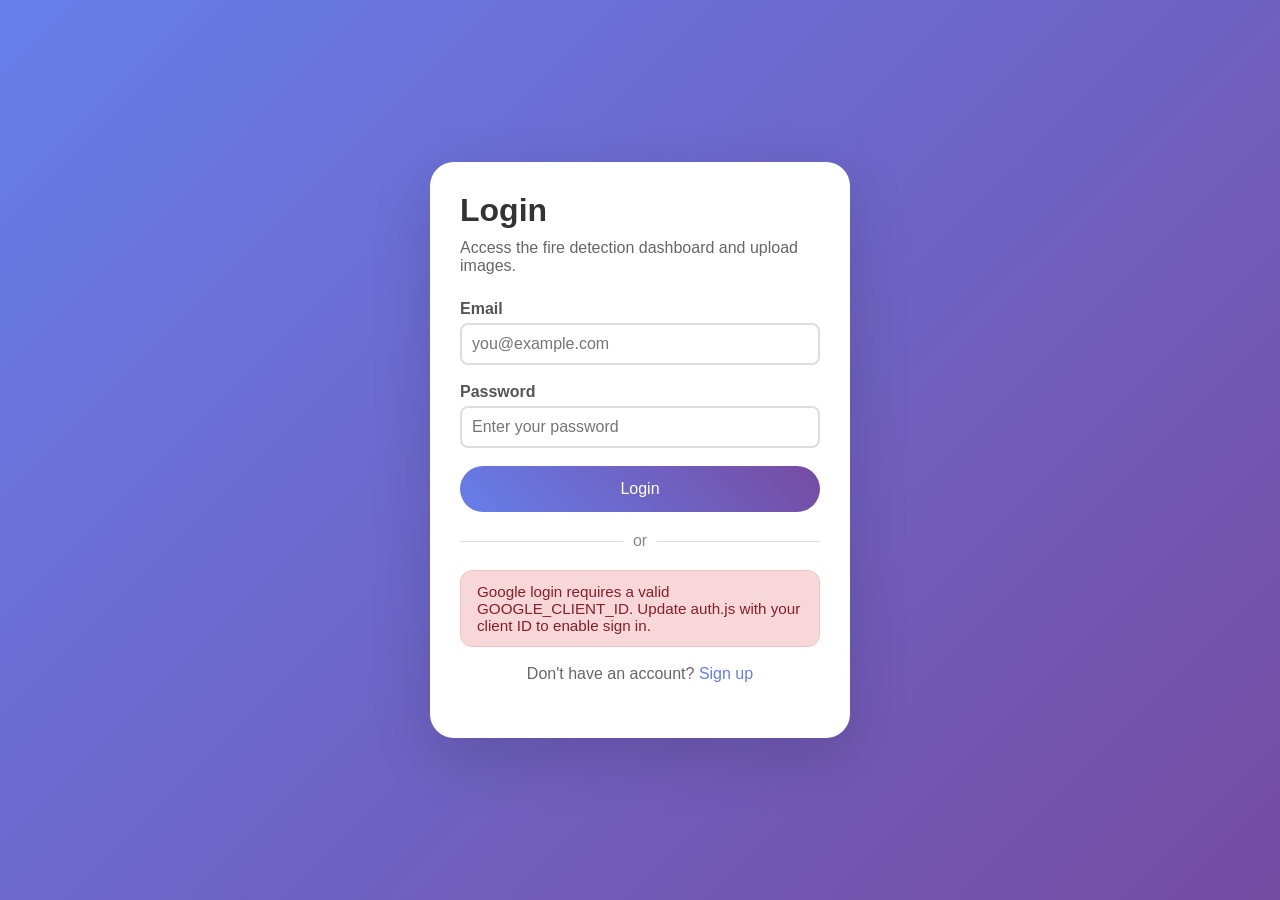
<file: FROEST-FIRE-DETECTION-main/forest-fire-detection/frontend/login.html>
<!DOCTYPE html>
<html lang="en">
<head>
    <meta charset="UTF-8">
    <meta name="viewport" content="width=device-width, initial-scale=1.0">
    <title>Login - Forest Fire Detection</title>
    <link rel="stylesheet" href="style.css">
    <script src="https://accounts.google.com/gsi/client" async defer></script>
</head>
<body>
    <div class="auth-container">
        <div class="auth-card">
            <h1>Login</h1>
            <p>Access the fire detection dashboard and upload images.</p>
            <div class="auth-form">
                <form id="loginForm">
                    <div class="input-group">
                        <label for="email">Email</label>
                        <input type="email" id="email" placeholder="you@example.com" required>
                    </div>
                    <div class="input-group">
                        <label for="password">Password</label>
                        <input type="password" id="password" placeholder="Enter your password" required>
                    </div>
                    <button type="submit" class="auth-submit-btn">Login</button>
                </form>
                <div class="divider"><span>or</span></div>
                <div id="googleButton" class="google-button"></div>
                <div id="authError" class="auth-error" style="display:none;"></div>
                <p class="auth-switch">Don't have an account? <a href="signup.html">Sign up</a></p>
            </div>
        </div>
    </div>
    <script src="auth.js"></script>
    <script>document.addEventListener('DOMContentLoaded', () => initAuthPage('login'));</script>
</body>
</html>
</file>
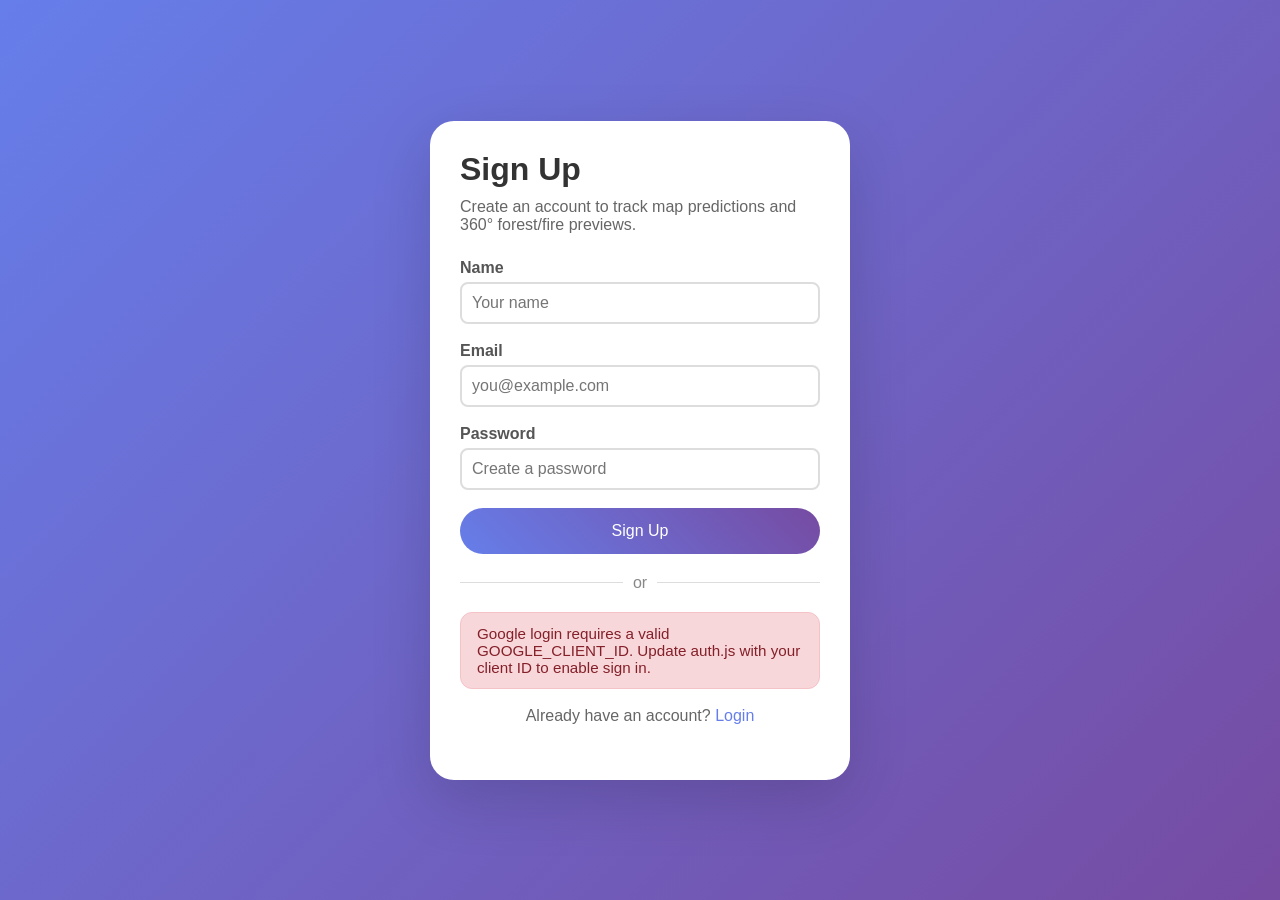
<file: FROEST-FIRE-DETECTION-main/forest-fire-detection/frontend/signup.html>
<!DOCTYPE html>
<html lang="en">
<head>
    <meta charset="UTF-8">
    <meta name="viewport" content="width=device-width, initial-scale=1.0">
    <title>Sign Up - Forest Fire Detection</title>
    <link rel="stylesheet" href="style.css">
    <script src="https://accounts.google.com/gsi/client" async defer></script>
</head>
<body>
    <div class="auth-container">
        <div class="auth-card">
            <h1>Sign Up</h1>
            <p>Create an account to track map predictions and 360° forest/fire previews.</p>
            <div class="auth-form">
                <form id="signupForm">
                    <div class="input-group">
                        <label for="name">Name</label>
                        <input type="text" id="name" placeholder="Your name" required>
                    </div>
                    <div class="input-group">
                        <label for="email">Email</label>
                        <input type="email" id="email" placeholder="you@example.com" required>
                    </div>
                    <div class="input-group">
                        <label for="password">Password</label>
                        <input type="password" id="password" placeholder="Create a password" required>
                    </div>
                    <button type="submit" class="auth-submit-btn">Sign Up</button>
                </form>
                <div class="divider"><span>or</span></div>
                <div id="googleButton" class="google-button"></div>
                <div id="authError" class="auth-error" style="display:none;"></div>
                <p class="auth-switch">Already have an account? <a href="login.html">Login</a></p>
            </div>
        </div>
    </div>
    <script src="auth.js"></script>
    <script>document.addEventListener('DOMContentLoaded', () => initAuthPage('signup'));</script>
</body>
</html>
</file>
<file: FROEST-FIRE-DETECTION-main/forest-fire-detection/frontend/style.css>
/* Forest Fire Detection System - Styles */

* {
    margin: 0;
    padding: 0;
    box-sizing: border-box;
}

body {
    font-family: 'Inter', 'Segoe UI', Tahoma, Geneva, Verdana, sans-serif;
    background: linear-gradient(180deg, #071013 0%, #11253a 55%, #1b3a5c 100%);
    min-height: 100vh;
    color: #e8eef7;
}

.container {
    max-width: 1080px;
    margin: 0 auto;
    padding: 24px;
}

header {
    margin-bottom: 36px;
    color: white;
}

.header-top {
    display: flex;
    justify-content: space-between;
    align-items: center;
    gap: 18px;
    flex-wrap: wrap;
}

.hero-card {
    display: flex;
    justify-content: space-between;
    align-items: center;
    gap: 20px;
    background: rgba(255,255,255,0.06);
    border: 1px solid rgba(255,255,255,0.08);
    border-radius: 24px;
    padding: 26px 28px;
    box-shadow: 0 30px 80px rgba(0,0,0,0.18);
    backdrop-filter: blur(16px);
    margin-bottom: 30px;
}

.hero-card h2 {
    font-size: clamp(1.8rem, 2.8vw, 2.8rem);
    line-height: 1.1;
    margin-bottom: 12px;
}

.hero-card p {
    color: rgba(232,238,247,0.82);
    line-height: 1.75;
    max-width: 640px;
}

.hero-status {
    text-align: right;
    display: flex;
    flex-direction: column;
    gap: 12px;
}

#userStatusText {
    font-weight: 600;
    color: #a8dafc;
}

.logout-btn {
    width: auto;
    padding: 10px 20px;
    background: linear-gradient(135deg, #ff6b6b, #ff8f00);
    border: none;
    border-radius: 999px;
    color: white;
    cursor: pointer;
    transition: transform 0.2s ease, box-shadow 0.2s ease;
}

.logout-btn:hover {
    transform: translateY(-1px);
    box-shadow: 0 10px 30px rgba(255,111,111,0.25);
}

.brand {
    text-align: left;
}

header h1 {
    font-size: 2.5rem;
    margin-bottom: 10px;
    text-shadow: 2px 2px 4px rgba(0,0,0,0.3);
}

header p {
    font-size: 1.1rem;
    opacity: 0.9;
}

/* Upload Section */
.upload-section {
    background: rgba(255,255,255,0.08);
    border-radius: 24px;
    padding: 30px;
    margin-bottom: 30px;
    border: 1px solid rgba(255,255,255,0.08);
    box-shadow: 0 22px 60px rgba(0,0,0,0.18);
}

.upload-area {
    border: 2px dashed rgba(255,255,255,0.25);
    border-radius: 20px;
    padding: 46px;
    text-align: center;
    transition: all 0.3s ease;
    cursor: pointer;
    background: rgba(255,255,255,0.04);
}

.upload-area:hover,
.upload-area.dragover {
    border-color: #76b1ff;
    background: rgba(118,177,255,0.08);
}

.upload-icon {
    width: 64px;
    height: 64px;
    color: #76b1ff;
    margin-bottom: 22px;
}

.upload-content p {
    font-size: 1.15rem;
    color: #dce5f1;
    margin-bottom: 18px;
}

.browse-btn {
    background: linear-gradient(135deg, #76b1ff, #5f86ff);
    color: white;
    border: none;
    padding: 14px 32px;
    border-radius: 999px;
    font-size: 1rem;
    cursor: pointer;
    transition: background 0.3s ease, transform 0.2s ease;
}

.browse-btn:hover {
    transform: translateY(-1px);
    background: linear-gradient(135deg, #5f86ff, #4b69f2);
}

.file-info {
    display: flex;
    justify-content: space-between;
    align-items: center;
    background: rgba(255,255,255,0.08);
    padding: 16px 18px;
    border-radius: 16px;
    margin-top: 20px;
    border: 1px solid rgba(255,255,255,0.12);
}

.remove-btn {
    background: #ff5f67;
    color: white;
    border: none;
    border-radius: 50%;
    width: 34px;
    height: 34px;
    cursor: pointer;
    font-size: 18px;
    display: flex;
    align-items: center;
    justify-content: center;
}

.predict-section {
    text-align: center;
    margin-bottom: 30px;
}

.predict-btn {
    background: linear-gradient(135deg, #ff8563, #ff3d71);
    color: white;
    border: none;
    padding: 16px 44px;
    border-radius: 999px;
    font-size: 1.2rem;
    cursor: pointer;
    transition: all 0.3s ease;
    display: inline-flex;
    align-items: center;
    gap: 10px;
    box-shadow: 0 14px 38px rgba(255, 61, 113, 0.28);
}

.predict-btn:hover:not(:disabled) {
    transform: translateY(-2px);
    box-shadow: 0 18px 46px rgba(255, 61, 113, 0.35);
}

.predict-btn:disabled {
    opacity: 0.65;
    cursor: not-allowed;
}

.loading-spinner {
    width: 22px;
    height: 22px;
    border: 3px solid rgba(255,255,255,0.75);
    border-top: 3px solid transparent;
    border-radius: 50%;
    animation: spin 1s linear infinite;
}

.upload-area {
    border: 3px dashed #ddd;
    border-radius: 10px;
    padding: 40px;
    text-align: center;
    transition: all 0.3s ease;
    cursor: pointer;
    background: #fafafa;
}

.upload-area:hover,
.upload-area.dragover {
    border-color: #667eea;
    background: #f0f8ff;
}

.upload-icon {
    width: 60px;
    height: 60px;
    color: #667eea;
    margin-bottom: 20px;
}

.upload-content p {
    font-size: 1.2rem;
    color: #666;
    margin-bottom: 20px;
}

.browse-btn {
    background: #667eea;
    color: white;
    border: none;
    padding: 12px 30px;
    border-radius: 25px;
    font-size: 1rem;
    cursor: pointer;
    transition: background 0.3s ease;
}

.browse-btn:hover {
    background: #5a6fd8;
}

.auth-container {
    min-height: 100vh;
    display: flex;
    align-items: center;
    justify-content: center;
    padding: 40px 20px;
    background: linear-gradient(135deg, #667eea 0%, #764ba2 100%);
}

.auth-card {
    width: 100%;
    max-width: 420px;
    background: white;
    border-radius: 24px;
    padding: 30px;
    box-shadow: 0 20px 60px rgba(0,0,0,0.15);
}

.auth-card h1 {
    margin-bottom: 10px;
    font-size: 2rem;
    color: #333;
}

.auth-card p {
    color: #666;
    margin-bottom: 25px;
}

.auth-form .input-group {
    margin-bottom: 18px;
}

.auth-submit-btn,
.rotate-btn,
.logout-btn {
    background: linear-gradient(45deg, #667eea, #764ba2);
    color: white;
    border: none;
    padding: 14px 24px;
    border-radius: 999px;
    font-size: 1rem;
    cursor: pointer;
    width: 100%;
    transition: transform 0.2s ease, box-shadow 0.2s ease;
}

.auth-submit-btn:hover,
.rotate-btn:hover,
.logout-btn:hover {
    transform: translateY(-1px);
    box-shadow: 0 8px 20px rgba(102, 126, 234, 0.25);
}

.divider {
    display: flex;
    align-items: center;
    text-align: center;
    margin: 20px 0;
    color: #888;
}

.divider span {
    padding: 0 10px;
    background: white;
}

.divider::before,
.divider::after {
    content: '';
    flex: 1;
    height: 1px;
    background: #ddd;
}

.google-button {
    width: 100%;
}

.auth-switch {
    margin-top: 18px;
    color: #555;
    text-align: center;
}

.auth-switch a {
    color: #667eea;
    text-decoration: none;
}

.auth-error {
    background: #f8d7da;
    color: #842029;
    border: 1px solid #f5c2c7;
    border-radius: 12px;
    padding: 12px 16px;
    margin-top: 16px;
    font-size: 0.95rem;
}

.auth-bar {
    display: flex;
    align-items: center;
    gap: 10px;
    color: white;
    justify-content: flex-end;
}

.auth-bar a {
    color: white;
    text-decoration: none;
    font-weight: 600;
}

.auth-divider {
    opacity: 0.7;
}

.auth-welcome {
    font-size: 0.95rem;
    margin-right: 10px;
}

.logout-btn {
    width: auto;
    padding: 10px 18px;
}

.file-info {
    display: flex;
    justify-content: space-between;
    align-items: center;
    background: #f8f9fa;
    padding: 15px;
    border-radius: 8px;
    margin-top: 20px;
}

.remove-btn {
    background: #dc3545;
    color: white;
    border: none;
    border-radius: 50%;
    width: 30px;
    height: 30px;
    cursor: pointer;
    font-size: 18px;
    display: flex;
    align-items: center;
    justify-content: center;
}

/* Predict Section */
.predict-section {
    text-align: center;
    margin-bottom: 30px;
}

.predict-btn {
    background: linear-gradient(45deg, #ff6b6b, #ee5a24);
    color: white;
    border: none;
    padding: 15px 40px;
    border-radius: 30px;
    font-size: 1.2rem;
    cursor: pointer;
    transition: all 0.3s ease;
    display: inline-flex;
    align-items: center;
    gap: 10px;
    box-shadow: 0 4px 15px rgba(255, 107, 107, 0.3);
}

.predict-btn:hover:not(:disabled) {
    transform: translateY(-2px);
    box-shadow: 0 6px 20px rgba(255, 107, 107, 0.4);
}

.predict-btn:disabled {
    opacity: 0.6;
    cursor: not-allowed;
}

.loading-spinner {
    width: 20px;
    height: 20px;
    border: 2px solid #ffffff;
    border-top: 2px solid transparent;
    border-radius: 50%;
    animation: spin 1s linear infinite;
}

@keyframes spin {
    0% { transform: rotate(0deg); }
    100% { transform: rotate(360deg); }
}

/* Results Section */
.results-section {
    background: rgba(255,255,255,0.08);
    border-radius: 24px;
    padding: 32px;
    box-shadow: 0 22px 70px rgba(0,0,0,0.18);
    animation: fadeIn 0.5s ease-in;
    border: 1px solid rgba(255,255,255,0.08);
}

@keyframes fadeIn {
    from { opacity: 0; transform: translateY(20px); }
    to { opacity: 1; transform: translateY(0); }
}

@keyframes pulse {
    0%, 100% { box-shadow: 0 6px 16px rgba(255,95,103,0.55); }
    50% { box-shadow: 0 8px 24px rgba(255,95,103,0.85); }
}

.image-preview {
    text-align: center;
    margin-bottom: 30px;
}

.image-preview img {
    max-width: 100%;
    max-height: 300px;
    border-radius: 10px;
    box-shadow: 0 5px 15px rgba(0,0,0,0.1);
}

.result-header h3 {
    color: #333;
    margin-bottom: 20px;
    text-align: center;
}

.prediction-badge {
    text-align: center;
    margin-bottom: 30px;
}

.prediction-badge .badge {
    display: inline-block;
    padding: 15px 30px;
    border-radius: 25px;
    font-size: 1.3rem;
    font-weight: bold;
    text-transform: uppercase;
    letter-spacing: 1px;
}

.prediction-badge .badge.fire {
    background: linear-gradient(135deg, #ff5f67, #ff8a3f);
    color: white;
    box-shadow: 0 16px 40px rgba(255, 95, 103, 0.24);
}

.prediction-badge .badge.safe {
    background: linear-gradient(135deg, #52d579, #2ec78f);
    color: white;
    box-shadow: 0 16px 40px rgba(46, 199, 143, 0.24);
}

.confidence-meter {
    background: #f8f9fa;
    padding: 20px;
    border-radius: 10px;
}

.confidence-label {
    display: flex;
    justify-content: space-between;
    margin-bottom: 10px;
    font-weight: bold;
}

.confidence-bar {
    background: #e9ecef;
    height: 20px;
    border-radius: 10px;
    overflow: hidden;
}

.confidence-fill {
    height: 100%;
    background: linear-gradient(90deg, #667eea, #764ba2);
    width: 0%;
    transition: width 1s ease-in-out;
}

/* Error Message */
.error-message {
    background: #f8d7da;
    color: #721c24;
    padding: 15px;
    border-radius: 8px;
    border: 1px solid #f5c6cb;
    margin-top: 20px;
    text-align: center;
}

/* Location Section */
.location-section {
    background: rgba(255,255,255,0.08);
    border-radius: 20px;
    padding: 22px;
    margin: 20px 0;
    border: 1px solid rgba(255,255,255,0.08);
    box-shadow: 0 18px 40px rgba(0,0,0,0.14);
}

.location-section h3 {
    color: #edf2ff;
}

.location-inputs {
    display: flex;
    gap: 15px;
    align-items: flex-end;
    flex-wrap: wrap;
}

.input-group label {
    color: #cbd5e1;
}

.input-group input {
    background: rgba(255,255,255,0.08);
    color: #edf2ff;
    border: 1px solid rgba(255,255,255,0.12);
}

.input-group input:focus {
    border-color: #76b1ff;
}

.location-btn {
    background: linear-gradient(135deg, #4ade80, #22c55e);
}

.location-btn:hover {
    background: linear-gradient(135deg, #34d399, #16a34a);
}

.location-btn.add-btn {
    background: linear-gradient(135deg, #5b93ff, #3257d6);
}

.location-btn.add-btn:hover {
    background: linear-gradient(135deg, #4d7cff, #1f43c4);
}

.location-section h3 {
    color: #333;
    margin-bottom: 15px;
    text-align: center;
}

.location-inputs {
    display: flex;
    gap: 15px;
    align-items: end;
    flex-wrap: wrap;
}

.input-group {
    flex: 1;
    min-width: 150px;
}

.input-group label {
    display: block;
    margin-bottom: 5px;
    font-weight: bold;
    color: #555;
}

.input-group input {
    width: 100%;
    padding: 10px;
    border: 2px solid #ddd;
    border-radius: 8px;
    font-size: 1rem;
}

.input-group input:focus {
    outline: none;
    border-color: #667eea;
}

.location-btn {
    background: #28a745;
    color: white;
    border: none;
    padding: 10px 20px;
    border-radius: 8px;
    cursor: pointer;
    font-size: 1rem;
    transition: background 0.3s ease;
}

.location-btn:hover {
    background: #218838;
}

.location-btn.add-btn {
    background: #007bff;
}

.location-btn.add-btn:hover {
    background: #0056b3;
}

/* Map Section */
.map-section {
    background: white;
    border-radius: 15px;
    padding: 20px;
    margin: 20px 0;
    box-shadow: 0 5px 15px rgba(0,0,0,0.1);
}

.map-section h3 {
    color: #333;
    margin-bottom: 5px;
    text-align: center;
}

#map {
    width: 100% !important;
    min-height: 400px;
    border-radius: 10px;
}

.view360-section {
    margin-top: 30px;
}

.view360-wrapper {
    display: grid;
    grid-template-columns: 1.5fr 0.5fr;
    gap: 22px;
    align-items: stretch;
}

.view360-panel {
    position: relative;
    border-radius: 24px;
    overflow: hidden;
    min-height: 340px;
    background: #0f172a;
    display: flex;
    align-items: center;
    justify-content: center;
}

.view360-panel img {
    width: 100%;
    height: 100%;
    object-fit: cover;
}

.view360-overlay {
    position: absolute;
    bottom: 20px;
    left: 20px;
    right: 20px;
    background: rgba(15,23,42,0.76);
    border-radius: 999px;
    padding: 12px 18px;
    display: inline-flex;
    align-items: center;
    justify-content: center;
}

.view360-overlay span {
    color: #f8fafc;
    font-weight: 700;
}

.view360-actions {
    display: flex;
    flex-direction: column;
    justify-content: space-between;
    gap: 14px;
    padding: 18px;
    border-radius: 20px;
    background: rgba(255,255,255,0.06);
    border: 1px solid rgba(255,255,255,0.08);
}

.view360-actions p {
    color: #cbd5e1;
    line-height: 1.7;
}

.view360-panel {
    position: relative;
    border-radius: 20px;
    overflow: hidden;
    min-height: 320px;
    background: #000;
    display: flex;
    align-items: center;
    justify-content: center;
}

.view360-panel img {
    width: 100%;
    height: 100%;
    object-fit: cover;
    display: block;
    filter: brightness(0.95);
}

.view360-overlay {
    position: absolute;
    bottom: 15px;
    left: 15px;
    right: 15px;
    background: rgba(0,0,0,0.45);
    border-radius: 999px;
    padding: 10px 18px;
    display: inline-flex;
    align-items: center;
    justify-content: center;
}

.view360-overlay span {
    color: white;
    font-weight: 700;
}

.view360-actions {
    display: flex;
    flex-direction: column;
    justify-content: space-between;
    gap: 15px;
}

.view360-actions p {
    color: #444;
    line-height: 1.6;
}

@media (max-width: 900px) {
    .view360-wrapper {
        grid-template-columns: 1fr;
    }
}

.leaflet-container {
    width: 100% !important;
    height: 100% !important;
}

.leaflet-control {
    box-shadow: 0 2px 8px rgba(0,0,0,0.15);
}

.map-subtitle {
    color: #555;
    font-size: 0.95rem;
    text-align: center;
    margin-bottom: 15px;
}

.map-legend {
    display: flex;
    justify-content: center;
    gap: 30px;
    margin-top: 15px;
}

.legend-item {
    display: flex;
    align-items: center;
    gap: 8px;
}

.legend-color {
    width: 20px;
    height: 20px;
    border-radius: 50%;
}

.fire-marker {
    background: linear-gradient(45deg, #ff6b6b, #ee5a24);
}

.safe-marker {
    background: linear-gradient(45deg, #51cf66, #40c057);
}

/* Footer */
footer {
    text-align: center;
    margin-top: 40px;
    color: white;
    opacity: 0.8;
}

/* Leaflet Custom Marker Styles */
.custom-marker {
    background: none !important;
    border: none !important;
}

/* Responsive Design */
@media (max-width: 768px) {
    .container {
        padding: 15px;
    }

    header h1 {
        font-size: 2rem;
    }

    .upload-area {
        padding: 20px;
    }

    .predict-btn {
        padding: 12px 30px;
        font-size: 1.1rem;
    }

    .results-section {
        padding: 20px;
    }

    .location-inputs {
        flex-direction: column;
    }

    .input-group {
        min-width: auto;
    }
}
</file>
